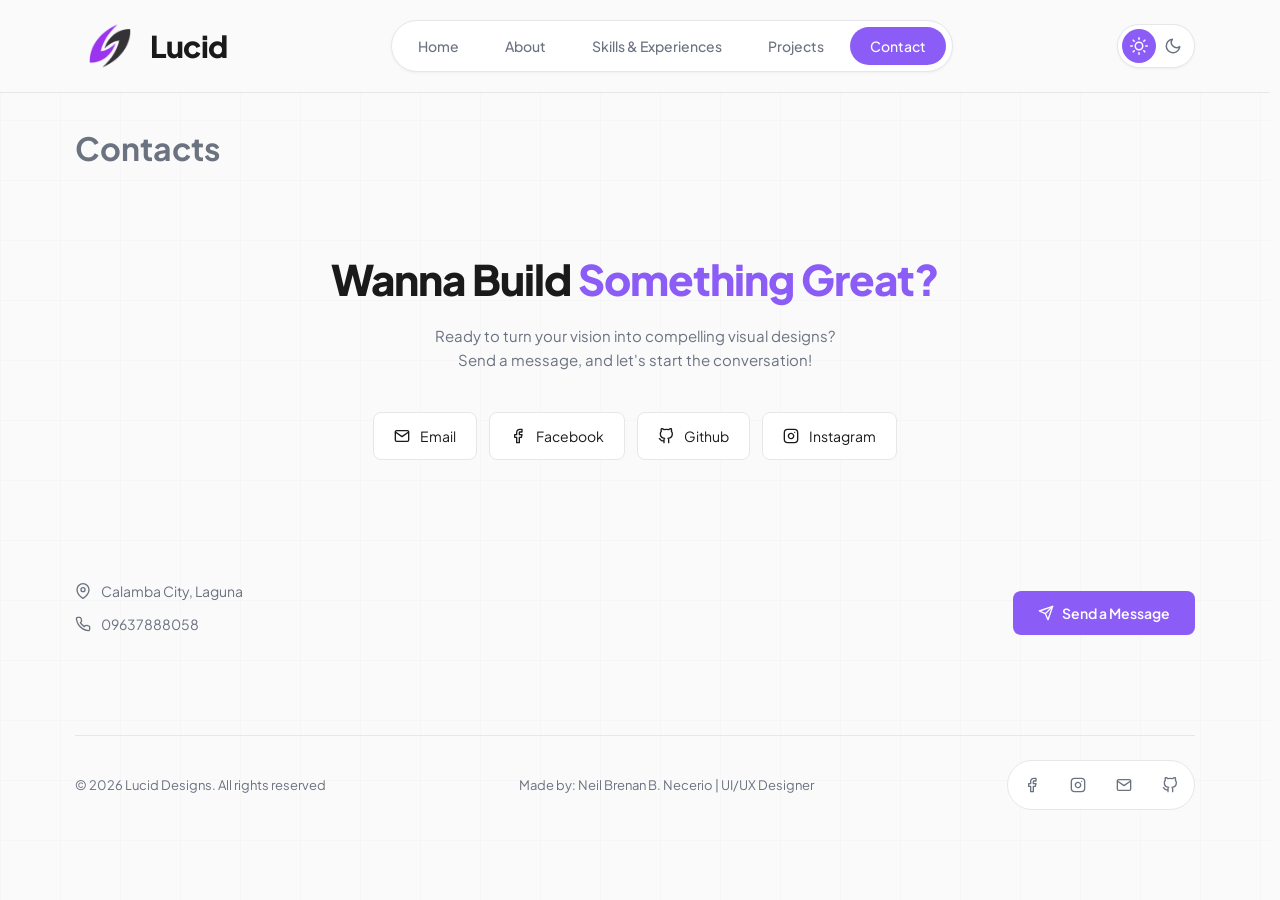
<file: contact.html>
<!DOCTYPE html>
<html lang="en">
<head>
<meta charset="UTF-8" />
<meta name="viewport" content="width=device-width, initial-scale=1.0" />
<title>Contact</title>
<link rel="icon" type="image/png" href="assets/LD_Logo-Icon.png">
<link href="https://fonts.googleapis.com/css2?family=Plus+Jakarta+Sans:wght@400;500;600;700;800&display=swap" rel="stylesheet">
<link rel="stylesheet" href="css/style.css" />
</head>
<body>

<nav class="navbar">
  <div class="container nav-inner">
    <a href="index.html" class="logo">
      <img src="assets/LD_Logo-Icon.png" alt="Lucid Logo" class="logo-icon" />
      Lucid
    </a>
    <div class="nav-links">
      <a href="index.html">Home</a>
      <a href="about.html">About</a>
      <a href="skills.html">Skills &amp; Experiences</a>
      <a href="projects.html">Projects</a>
      <a href="contact.html" class="active">Contact</a>
    </div>
    <div class="theme-toggle">
      <button id="theme-light" title="Light mode">
        <svg width="18" height="18" viewBox="0 0 24 24" fill="none" stroke="currentColor" stroke-width="2" stroke-linecap="round" stroke-linejoin="round"><circle cx="12" cy="12" r="5"></circle><line x1="12" y1="1" x2="12" y2="3"></line><line x1="12" y1="21" x2="12" y2="23"></line><line x1="4.22" y1="4.22" x2="5.64" y2="5.64"></line><line x1="18.36" y1="18.36" x2="19.78" y2="19.78"></line><line x1="1" y1="12" x2="3" y2="12"></line><line x1="21" y1="12" x2="23" y2="12"></line><line x1="4.22" y1="19.78" x2="5.64" y2="18.36"></line><line x1="18.36" y1="5.64" x2="19.78" y2="4.22"></line></svg>
      </button>
      <button id="theme-dark" title="Dark mode">
        <svg width="18" height="18" viewBox="0 0 24 24" fill="none" stroke="currentColor" stroke-width="2" stroke-linecap="round" stroke-linejoin="round"><path d="M21 12.79A9 9 0 1 1 11.21 3 7 7 0 0 0 21 12.79z"></path></svg>
      </button>
    </div>
  </div>
</nav>

<main class="container">
  <h1 class="page-title">Contacts</h1>

  <section class="contact-hero">
    <h2>Wanna Build <span>Something Great?</span></h2>
    <p>Ready to turn your vision into compelling visual designs?<br />Send a message, and let's start the conversation!</p>

    <div class="contact-pills">
      <a href="mailto:neilnecerio4@gmail.com" class="contact-pill">
        <svg width="16" height="16" viewBox="0 0 24 24" fill="none" stroke="currentColor" stroke-width="2" stroke-linecap="round" stroke-linejoin="round"><path d="M4 4h16c1.1 0 2 .9 2 2v12c0 1.1-.9 2-2 2H4c-1.1 0-2-.9-2-2V6c0-1.1.9-2 2-2z"></path><polyline points="22,6 12,13 2,6"></polyline></svg>
        Email
      </a>
      <a href="https://www.facebook.com/share/1C3nCKjHxo/" target="_blank" class="contact-pill">
        <svg width="16" height="16" viewBox="0 0 24 24" fill="none" stroke="currentColor" stroke-width="2" stroke-linecap="round" stroke-linejoin="round"><path d="M18 2h-3a5 5 0 0 0-5 5v3H7v4h3v8h4v-8h3l1-4h-4V7a1 1 0 0 1 1-1h3z"></path></svg>
        Facebook
      </a>
      <a href="https://github.com/Lucid404" target="_blank" class="contact-pill">
        <svg width="16" height="16" viewBox="0 0 24 24" fill="none" stroke="currentColor" stroke-width="2" stroke-linecap="round" stroke-linejoin="round"><path d="M9 19c-5 1.5-5-2.5-7-3m14 6v-3.87a3.37 3.37 0 0 0-.94-2.61c3.14-.35 6.44-1.54 6.44-7A5.44 5.44 0 0 0 20 4.77 5.07 5.07 0 0 0 19.91 1S18.73.65 16 2.48a13.38 13.38 0 0 0-7 0C6.27.65 5.09 1 5.09 1A5.07 5.07 0 0 0 5 4.77a5.44 5.44 0 0 0-1.5 3.78c0 5.42 3.3 6.61 6.44 7A3.37 3.37 0 0 0 9 18.13V22"></path></svg>
        Github
      </a>
      
      <!-- INSTAGRAM -->
      <a href="https://www.instagram.com/eyesoneiru?mdxt=ZXMxeHZpdWVmeDAx" target="_blank" class="contact-pill">
        <svg width="16" height="16" viewBox="0 0 24 24" fill="none" stroke="currentColor" stroke-width="2" stroke-linecap="round" stroke-linejoin="round"><rect x="2" y="2" width="20" height="20" rx="5" ry="5"></rect><path d="M16 11.37A4 4 0 1 1 12.63 8 4 4 0 0 1 16 11.37z"></path><line x1="17.5" y1="6.5" x2="17.51" y2="6.5"></line></svg>
        Instagram
      </a>
    </div>
  </section>

  <div class="contact-footer">
    <div class="info">
      <div>
        <svg width="16" height="16" viewBox="0 0 24 24" fill="none" stroke="currentColor" stroke-width="2" stroke-linecap="round" stroke-linejoin="round"><path d="M21 10c0 7-9 13-9 13s-9-6-9-13a9 9 0 0 1 18 0z"></path><circle cx="12" cy="10" r="3"></circle></svg>
        Calamba City, Laguna
      </div>
      <div>
        <svg width="16" height="16" viewBox="0 0 24 24" fill="none" stroke="currentColor" stroke-width="2" stroke-linecap="round" stroke-linejoin="round"><path d="M22 16.92v3a2 2 0 0 1-2.18 2 19.79 19.79 0 0 1-8.63-3.07 19.5 19.5 0 0 1-6-6 19.79 19.79 0 0 1-3.07-8.67A2 2 0 0 1 4.11 2h3a2 2 0 0 1 2 1.72 12.84 12.84 0 0 0 .7 2.81 2 2 0 0 1-.45 2.11L8.09 9.91a16 16 0 0 0 6 6l1.27-1.27a2 2 0 0 1 2.11-.45 12.84 12.84 0 0 0 2.81.7A2 2 0 0 1 22 16.92z"></path></svg>
        09637888058
      </div>
    </div>
    <button class="btn btn-primary" onclick="openModal('contact-modal')">
      <svg width="16" height="16" viewBox="0 0 24 24" fill="none" stroke="currentColor" stroke-width="2" stroke-linecap="round" stroke-linejoin="round"><line x1="22" y1="2" x2="11" y2="13"></line><polygon points="22 2 15 22 11 13 2 9 22 2"></polygon></svg>
      Send a Message
    </button>
  </div>

  <!-- FOOTER -->
  <footer class="footer">
    <div>© 2026 Lucid Designs. All rights reserved</div>
    <div>Made by: Neil Brenan B. Necerio | UI/UX Designer</div>
    <div class="pills">
      <a href="https://www.facebook.com/share/1C3nCKjHxo/" title="Facebook">
        <svg width="16" height="16" viewBox="0 0 24 24" fill="none" stroke="currentColor" stroke-width="2" stroke-linecap="round" stroke-linejoin="round"><path d="M18 2h-3a5 5 0 0 0-5 5v3H7v4h3v8h4v-8h3l1-4h-4V7a1 1 0 0 1 1-1h3z"></path></svg>
      </a>
      
      <!-- INSTAGRAM ICON -->
      <a href="https://www.instagram.com/eyesoneiru?mdxt=ZXMxeHZpdWVmeDAx" target="_blank" title="Instagram">
        <svg width="16" height="16" viewBox="0 0 24 24" fill="none" stroke="currentColor" stroke-width="2" stroke-linecap="round" stroke-linejoin="round"><rect x="2" y="2" width="20" height="20" rx="5" ry="5"></rect><path d="M16 11.37A4 4 0 1 1 12.63 8 4 4 0 0 1 16 11.37z"></path><line x1="17.5" y1="6.5" x2="17.51" y2="6.5"></line></svg>
      </a>
      
      <a href="mailto:neilnecerio4@gmail.com" title="Email">
        <svg width="16" height="16" viewBox="0 0 24 24" fill="none" stroke="currentColor" stroke-width="2" stroke-linecap="round" stroke-linejoin="round"><path d="M4 4h16c1.1 0 2 .9 2 2v12c0 1.1-.9 2-2 2H4c-1.1 0-2-.9-2-2V6c0-1.1.9-2 2-2z"></path><polyline points="22,6 12,13 2,6"></polyline></svg>
      </a>
      <a href="https://github.com/Lucid404" title="GitHub">
        <svg width="16" height="16" viewBox="0 0 24 24" fill="none" stroke="currentColor" stroke-width="2" stroke-linecap="round" stroke-linejoin="round"><path d="M9 19c-5 1.5-5-2.5-7-3m14 6v-3.87a3.37 3.37 0 0 0-.94-2.61c3.14-.35 6.44-1.54 6.44-7A5.44 5.44 0 0 0 20 4.77 5.07 5.07 0 0 0 19.91 1S18.73.65 16 2.48a13.38 13.38 0 0 0-7 0C6.27.65 5.09 1 5.09 1A5.07 5.07 0 0 0 5 4.77a5.44 5.44 0 0 0-1.5 3.78c0 5.42 3.3 6.61 6.44 7A3.37 3.37 0 0 0 9 18.13V22"></path></svg>
      </a>
    </div>
  </footer>
</main>

<!-- CONTACT FORM MODAL -->
<div class="modal-backdrop form-modal" id="contact-modal">
  <div class="modal">
    <button class="modal-close" onclick="closeModal('contact-modal')">
      <svg width="18" height="18" viewBox="0 0 24 24" fill="none" stroke="currentColor" stroke-width="2" stroke-linecap="round" stroke-linejoin="round"><line x1="18" y1="6" x2="6" y2="18"></line><line x1="6" y1="6" x2="18" y2="18"></line></svg>
    </button>
    <h3>
      <svg width="18" height="18" viewBox="0 0 24 24" fill="none" stroke="currentColor" stroke-width="2" stroke-linecap="round" stroke-linejoin="round"><line x1="22" y1="2" x2="11" y2="13"></line><polygon points="22 2 15 22 11 13 2 9 22 2"></polygon></svg>
      Send a Message
    </h3>
    
    <!-- UPDATED FORM TAG -->
    <form id="contact-form" action="https://api.web3forms.com/submit" method="POST">
      
      <!-- ⚠️ PASTE YOUR WEB3FORMS ACCESS KEY HERE -->
      <input type="hidden" name="access_key" value="ca84817c-d27a-43d7-908f-07926ec70c50">

      <div class="form-row">
        <div class="form-group">
          <label>First Name</label>
          <input type="text" name="first_name" placeholder="First Name" required />
        </div>
        <div class="form-group">
          <label>Last Name</label>
          <input type="text" name="last_name" placeholder="Last Name" required />
        </div>
      </div>
      <div class="form-group">
        <label>Email Address</label>
        <input type="email" name="email" placeholder="Email@address.com" required />
      </div>
      <div class="form-group">
        <label>Message</label>
        <textarea name="message" placeholder="Message me..." required></textarea>
      </div>
      <button type="submit" class="btn btn-primary form-submit">
        <svg width="16" height="16" viewBox="0 0 24 24" fill="none" stroke="currentColor" stroke-width="2" stroke-linecap="round" stroke-linejoin="round"><line x1="22" y1="2" x2="11" y2="13"></line><polygon points="22 2 15 22 11 13 2 9 22 2"></polygon></svg>
        Send
      </button>
    </form>
  </div>
</div>

<script src="js/script.js"></script>
</body>
</html>
</file>
<file: css/style.css>
/* ==============================
   LUCID PORTFOLIO — GLOBAL STYLES
   ============================== */

:root {
  --purple: #8b5cf6;
  --purple-dark: #7c3aed;
  --purple-light: #ede9fe;
  --bg: #fafafa;
  --bg-alt: #ffffff;
  --text: #1a1a1a;
  --text-muted: #6b7280;
  --border: #e5e7eb;
  --placeholder: #d1d5db;
  --stripe: rgba(0, 0, 0, 0.015); 

  --radius-sm: 8px;
  --radius-md: 12px;
  --radius-lg: 20px;
  --radius-full: 999px;

  --shadow-sm: 0 1px 3px rgba(0, 0, 0, 0.05);
  --shadow-md: 0 4px 12px rgba(0, 0, 0, 0.08);
  --shadow-lg: 0 20px 40px rgba(0, 0, 0, 0.15);

  --transition: 0.25s ease;
}

body.dark {
  --bg: #0f0f0f;
  --bg-alt: #1a1a1a;
  --text: #f5f5f5;
  --text-muted: #9ca3af;
  --border: #2a2a2a;
  --placeholder: #2a2a2a;
  --stripe: rgba(255, 255, 255, 0.02);
  --purple-light: #2a1f4a;
}

* {
  margin: 0;
  padding: 0;
  box-sizing: border-box;
}

/* FIX: Always reserve space for the scrollbar so the page doesn't shift between pages */
html {
  scroll-behavior: smooth;
  overflow-y: scroll;
  scrollbar-gutter: stable;
}

body {
  font-family: 'Plus Jakarta Sans', -apple-system, BlinkMacSystemFont, sans-serif;
  background-color: var(--bg);
  color: var(--text);
  line-height: 1.6;
  transition: background-color var(--transition), color var(--transition);
  
  background-image:
    linear-gradient(to right, var(--stripe) 1px, transparent 1px),
    linear-gradient(to bottom, var(--stripe) 1px, transparent 1px);
  background-size: 60px 60px;
}

/* ==============================
   CUSTOM SCROLLBAR
   ============================== */
/* Firefox */
html {
  scrollbar-width: thin;
  scrollbar-color: var(--purple) transparent;
}

/* Webkit (Chrome, Safari, Edge) */
::-webkit-scrollbar {
  width: 10px;
  height: 10px;
}

::-webkit-scrollbar-track {
  background: transparent;
}

::-webkit-scrollbar-thumb {
  background: var(--purple);
  border-radius: var(--radius-full);
  border: 3px solid var(--bg);
  transition: background var(--transition);
}

::-webkit-scrollbar-thumb:hover {
  background: var(--purple-dark);
}

::-webkit-scrollbar-corner {
  background: transparent;
}

a { color: inherit; text-decoration: none; }
button { font-family: inherit; cursor: pointer; border: none; background: none; color: inherit; }
img { max-width: 100%; display: block; }

.container {
  max-width: 1200px;
  margin: 0 auto;
  padding: 0 40px;
}

svg {
  display: inline-block;
  vertical-align: middle;
  flex-shrink: 0;
}

/* ==============================
   NAVBAR
   ============================== */
.navbar {
  position: sticky;
  top: 0;
  z-index: 100;
  background: var(--bg);
  padding: 20px 0;
  border-bottom: 1px solid var(--border);
}

.nav-inner {
  display: flex;
  align-items: center;
  justify-content: space-between;
  gap: 24px;
}

.logo {
  display: flex;
  align-items: center;
  gap: 5px;
  font-weight: 800;
  font-size: 30px;
  letter-spacing: -0.5px;
}

.logo-icon {
  width: 70px;
  height: 48px;
  border-radius: 100%;
  object-fit: cover;
}

.nav-links {
  display: flex;
  gap: 6px;
  background: var(--bg-alt);
  border: 1px solid var(--border);
  border-radius: var(--radius-full);
  padding: 6px;
  box-shadow: var(--shadow-sm);
}

.nav-links a {
  padding: 8px 20px;
  border-radius: var(--radius-full);
  font-size: 14px;
  font-weight: 500;
  color: var(--text-muted);
  transition: all var(--transition);
}

.nav-links a:hover { color: var(--text); }

.nav-links a.active {
  background: var(--purple);
  color: white;
}

.theme-toggle {
  display: flex;
  background: var(--bg-alt);
  border: 1px solid var(--border);
  border-radius: var(--radius-full);
  padding: 4px;
  box-shadow: var(--shadow-sm);
}

.theme-toggle button {
  width: 34px;
  height: 34px;
  border-radius: 50%;
  display: grid;
  place-items: center;
  color: var(--text-muted);
  transition: all var(--transition);
}

.theme-toggle button.active {
  background: var(--purple);
  color: white;
}

/* ==============================
   BUTTONS
   ============================== */
.btn {
  padding: 12px 24px;
  border-radius: var(--radius-sm);
  font-size: 14px;
  font-weight: 600;
  transition: all var(--transition);
  display: inline-flex;
  align-items: center;
  justify-content: center;
  gap: 8px;
  border: 1px solid transparent;
  white-space: nowrap;
}

.btn-primary {
  background: var(--purple);
  color: white;
}
.btn-primary:hover { background: var(--purple-dark); transform: translateY(-1px); }

.btn-outline {
  background: var(--bg-alt);
  border-color: var(--border);
  color: var(--text);
}
.btn-outline:hover { border-color: var(--purple); color: var(--purple); }

.btn-dark {
  background: var(--text);
  color: var(--bg);
}
.btn-dark:hover { opacity: 0.9; transform: translateY(-1px); }

/* ==============================
   HOME — HERO
   ============================== */
.hero {
  display: grid;
  grid-template-columns: 1fr 1.4fr;
  gap: 60px;
  padding: 60px 0;
  align-items: start;
}

.hero-left {
  display: flex;
  flex-direction: column;
  width: 100%;
}

.profile-img {
  aspect-ratio: 1;
  background: var(--placeholder);
  border-radius: var(--radius-md);
  width: 100%;
  max-width: 280px;
  object-fit: cover;
  display: block;
}

.download-counter-wrapper {
  margin-top: 20px;
  width: 100%;
}

.downloads {
  font-size: 12px;
  color: var(--purple);
  font-weight: 600;
  margin-bottom: 10px;
}

.hero-cta {
  display: grid;
  grid-template-columns: 1fr 1fr;
  gap: 10px;
  width: 100%;
}

.hero-cta .btn {
  width: 100%;
}

.hero-right {
  display: flex;
  flex-direction: column;
}

.hero-right h1 {
  font-size: 80px;
  line-height: 0.9;
  letter-spacing: -3px;
  font-weight: 800;
  text-align: right;
}

.hero-right h1 .first-name {
  font-size: 1.15em;
}

.hero-right h1 .last-name {
  font-size: 0.7em;
}

.hero-right .subtitle {
  font-size: 16px;
  color: var(--text-muted);
  margin-top: 8px;
  text-align: right;
}

.hero-right .bio {
  margin-top: 24px;
  color: var(--text-muted);
  font-size: 15px;
  max-width: 600px;
  margin-left: auto;
  text-align: justify;
  text-align-last: right;
}

.hero-right .quote {
  margin-top: 20px;
  font-style: italic;
  color: var(--text-muted);
  text-align: right;
  font-size: 14px;
}

/* ==============================
   SECTION HEADER
   ============================== */
.section-header {
  display: flex;
  justify-content: space-between;
  align-items: center;
  padding: 30px 0 20px;
  border-top: 1px solid var(--border);
  margin-top: 40px;
}

.section-header h2 {
  font-size: 20px;
  font-weight: 700;
}

.section-header a {
  font-size: 14px;
  color: var(--text-muted);
  display: inline-flex;
  align-items: center;
  gap: 6px;
}
.section-header a:hover { color: var(--purple); }

/* ==============================
   PROJECT GRID
   ============================== */
.grid-3 {
  display: grid;
  grid-template-columns: repeat(3, 1fr);
  gap: 20px;
}

.project-card {
  background: var(--bg-alt);
  border: 1px solid var(--border);
  border-radius: var(--radius-md);
  overflow: hidden;
  cursor: pointer;
  transition: all var(--transition);
}

.project-card:hover {
  transform: translateY(-4px);
  box-shadow: var(--shadow-md);
  border-color: var(--purple);
}

.project-card .thumb {
  aspect-ratio: 4/3;
  background: var(--placeholder);
  width: 100%;
}

.project-card .card-body {
  padding: 12px 14px;
}

.project-card h3 {
  font-size: 14px;
  font-weight: 600;
}

/* ==============================
   ABOUT PAGE & SKILLS PAGE (Shared Layout)
   ============================== */
.page-title {
  font-size: 32px;
  font-weight: 700;
  padding: 30px 0 10px;
  color: var(--text-muted);
}

.about-hero {
  display: grid;
  grid-template-columns: 1fr 1.4fr;
  grid-template-areas:
    "text picture"
    "text contact";
  gap: 24px 60px;
  padding: 40px 0;
  align-items: start;
}

.about-hero-text { grid-area: text; }
.about-hero-picture { grid-area: picture; }
.about-hero-contact { grid-area: contact; }

.about-hero-text h2 {
  font-size: 36px;
  font-weight: 800;
  letter-spacing: -1px;
}

.about-hero-text .role {
  color: var(--text-muted);
  margin-top: 4px;
  font-size: 14px;
}

.about-hero-text p {
  margin-top: 16px;
  color: var(--text-muted);
  font-size: 15px;
}

.about-hero-picture .placeholder-img {
  width: 100%;
  max-width: 280px;
  aspect-ratio: 1;
  background: var(--placeholder);
  border-radius: var(--radius-md);
  margin-left: auto;
  object-fit: cover;
  display: block;
  cursor: zoom-in;
}

.about-hero-contact .contact-quick {
  max-width: 280px;
  margin-left: auto;
}

.social-pills {
  display: flex;
  gap: 8px;
  margin-top: 20px;
}

.social-pill {
  width: 40px;
  height: 40px;
  background: var(--placeholder);
  border-radius: var(--radius-sm);
  display: grid;
  place-items: center;
  color: var(--text-muted);
  transition: all var(--transition);
}
.social-pill:hover { background: var(--purple); color: white; }

.contact-quick {
  display: flex;
  flex-direction: column;
  gap: 8px;
  margin-top: 0;
  font-size: 14px;
  color: var(--text-muted);
}
.contact-quick div { display: flex; align-items: center; gap: 10px; }

.info-section {
  padding: 40px 0;
  border-top: 1px solid var(--border);
}

.info-section h3 {
  font-size: 13px;
  color: var(--text-muted);
  font-weight: 500;
  margin-bottom: 20px;
}

.bio-split {
  display: grid;
  grid-template-columns: 200px 1fr;
  gap: 40px;
  align-items: start;
}

.bio-split .placeholder-img {
  aspect-ratio: 1;
  background: var(--placeholder);
  border-radius: var(--radius-md);
  width: 100%;
  object-fit: cover;
  display: block;
  cursor: zoom-in;
}

/* --- Biography paragraph: justified on desktop --- */
.bio-split p {
  text-align: justify;
}

/* Shared Grid for Education, Experience, and Accomplishments */
.edu-grid {
  display: grid;
  grid-template-columns: repeat(3, 1fr);
  gap: 20px;
}

/* NEW: Centered Grid for single items */
.edu-grid-center {
  display: flex;
  justify-content: center;
}

.edu-grid-center .edu-card {
  width: 100%;
  max-width: 380px; /* Constrains the width so it matches a 1/3 column */
}

.edu-card {
  background: var(--bg-alt);
  border: 1px solid var(--border);
  border-radius: var(--radius-md);
  padding: 20px;
}

.edu-card .placeholder-img {
  width: 100%; /* ADDED: Forces image to fill the card width */
  aspect-ratio: 4/3;
  object-fit: cover; /* ADDED: Ensures the image doesn't stretch weirdly */
  background: var(--placeholder);
  border-radius: var(--radius-sm);
  margin-bottom: 16px;
  cursor: zoom-in; /* ADDED: Shows zoom icon on hover */
}

.edu-card h4 { font-size: 14px; font-weight: 700; }
.edu-card .school { font-size: 12px; color: var(--text-muted); margin: 4px 0; }
.edu-card .year { font-size: 12px; color: var(--purple); font-weight: 600; }

.tags {
  display: flex;
  flex-wrap: wrap;
  gap: 10px;
  justify-content: center; 
}

.tag {
  border: 1px solid var(--border);
  background: var(--bg-alt);
  border-radius: var(--radius-full);
  padding: 8px 18px;
  font-size: 13px;
  font-weight: 500;
  transition: all var(--transition);
}
.tag:hover { border-color: var(--purple); color: var(--purple); }

.scroll-top {
  display: flex;
  justify-content: center;
  padding: 40px 0;
}

.scroll-top button {
  width: 48px;
  height: 48px;
  border-radius: var(--radius-sm);
  background: var(--text);
  color: var(--bg);
  display: grid;
  place-items: center;
  transition: all var(--transition);
}
.scroll-top button:hover { transform: translateY(-3px); }

/* ==============================
   SKILLS PAGE (Specific)
   ============================== */
.skills-grid {
  display: flex;
  flex-wrap: wrap;
  justify-content: center; /* This centers any leftover items on the last row */
  gap: 16px; 
}

.skill-block {
  background: var(--bg-alt);
  border: 1px solid var(--border);
  border-radius: var(--radius-md);
  padding: 16px; 
  /* Calculates exactly 1/3 of the width minus the gaps to ensure 3 per row */
  flex: 0 0 calc((100% - 32px) / 3); 
}

.skill-head {
  display: flex;
  justify-content: space-between;
  font-size: 13px; 
  font-weight: 600;
  margin-bottom: 10px; 
  gap: 8px;
  line-height: 1.2;
}

.skill-bar {
  background: var(--border);
  height: 8px; 
  border-radius: var(--radius-full);
  overflow: hidden;
}

.skill-fill {
  height: 100%;
  background: var(--purple);
  border-radius: var(--radius-full);
  transition: width 1s ease;
}

.responsibilities ul {
  list-style: disc;
  padding-left: 20px;
  color: var(--text-muted);
  font-size: 14px;
}
.responsibilities li { margin-bottom: 6px; }

/* ==============================
   PROJECTS PAGE
   ============================== */
.projects-toolbar {
  display: flex;
  gap: 12px;
  margin-bottom: 16px;
  align-items: center;
}

.search-bar {
  flex: 1;
  position: relative;
}

.search-bar input {
  width: 100%;
  padding: 12px 16px 12px 44px;
  border: 1px solid var(--border);
  border-radius: var(--radius-sm);
  background: var(--bg-alt);
  color: var(--text);
  font-size: 14px;
  font-family: inherit;
  outline: none;
  transition: border-color var(--transition);
}
.search-bar input:focus { border-color: var(--purple); }

.search-bar svg {
  position: absolute;
  left: 14px;
  top: 50%;
  transform: translateY(-50%);
  color: var(--text-muted);
}

/* --- CATEGORY FILTERS --- */
.category-filters {
  display: flex;
  flex-wrap: wrap;
  gap: 8px;
  margin-bottom: 24px;
}

.category-btn {
  padding: 8px 16px;
  border: 1px solid var(--border);
  background: var(--bg-alt);
  border-radius: var(--radius-full);
  font-size: 13px;
  font-weight: 500;
  color: var(--text-muted);
  transition: all var(--transition);
  white-space: nowrap;
}

.category-btn:hover {
  border-color: var(--purple);
  color: var(--purple);
}

.category-btn.active {
  background: var(--purple);
  border-color: var(--purple);
  color: white;
}

/* --- FILTER DROPDOWN --- */
.filter-dropdown {
  position: relative;
}

.filter-btn {
  padding: 12px 20px;
  background: var(--bg-alt);
  border: 1px solid var(--border);
  border-radius: var(--radius-sm);
  font-size: 14px;
  font-weight: 500;
  display: inline-flex;
  align-items: center;
  gap: 8px;
  white-space: nowrap;
  transition: all var(--transition);
}

.filter-btn:hover { border-color: var(--purple); }

.filter-btn .chevron {
  transition: transform var(--transition);
}

.filter-dropdown.open .filter-btn .chevron {
  transform: rotate(180deg);
}

.filter-menu {
  position: absolute;
  top: calc(100% + 8px);
  right: 0;
  min-width: 200px;
  background: var(--bg-alt);
  border: 1px solid var(--border);
  border-radius: var(--radius-sm);
  box-shadow: var(--shadow-md);
  padding: 6px;
  z-index: 50;
  opacity: 0;
  visibility: hidden;
  transform: translateY(-6px);
  transition: all 0.2s ease;
}

.filter-dropdown.open .filter-menu {
  opacity: 1;
  visibility: visible;
  transform: translateY(0);
}

.filter-menu .filter-group-title {
  font-size: 10px;
  font-weight: 700;
  color: var(--text-muted);
  text-transform: uppercase;
  letter-spacing: 0.5px;
  padding: 8px 12px 4px;
}

.filter-menu button {
  display: block;
  width: 100%;
  text-align: left;
  padding: 8px 12px;
  font-size: 13px;
  border-radius: 6px;
  color: var(--text);
  transition: all var(--transition);
  font-weight: 500;
}

.filter-menu button:hover {
  background: var(--placeholder);
}

.filter-menu button.active {
  background: var(--purple);
  color: white;
}

.filter-menu .reset-option {
  border-top: 1px solid var(--border);
  margin-top: 6px;
  padding-top: 10px;
  color: var(--text-muted);
  font-weight: 500;
}

/* ==============================
   CONTACT PAGE
   ============================== */
.contact-hero {
  text-align: center;
  padding: 60px 0 40px;
}

.contact-hero h2 {
  font-size: 42px;
  font-weight: 800;
  letter-spacing: -1px;
}
.contact-hero h2 span { color: var(--purple); }

.contact-hero p {
  color: var(--text-muted);
  margin-top: 12px;
  font-size: 15px;
}

.contact-pills {
  display: flex;
  flex-wrap: wrap;
  gap: 12px;
  justify-content: center;
  margin-top: 40px;
}

.contact-pill {
  display: inline-flex;
  align-items: center;
  gap: 10px;
  padding: 12px 20px;
  border: 1px solid var(--border);
  background: var(--bg-alt);
  border-radius: var(--radius-sm);
  font-size: 14px;
  transition: all var(--transition);
}
.contact-pill:hover { border-color: var(--purple); color: var(--purple); }

.contact-footer {
  display: flex;
  justify-content: space-between;
  align-items: flex-end;
  padding: 80px 0 40px;
  flex-wrap: wrap;
  gap: 20px;
}

.contact-footer .info { display: flex; flex-direction: column; gap: 10px; font-size: 14px; color: var(--text-muted); }
.contact-footer .info div { display: flex; align-items: center; gap: 10px; }

/* ==============================
   MODALS
   ============================== */
.modal-backdrop {
  position: fixed;
  inset: 0;
  background: rgba(0, 0, 0, 0.5);
  backdrop-filter: blur(6px);
  display: none;
  align-items: center;
  justify-content: center;
  z-index: 1000;
  padding: 20px;
  opacity: 0;
  transition: opacity var(--transition);
}

.modal-backdrop.open {
  display: flex;
  opacity: 1;
}

.modal {
  background: var(--bg-alt);
  border-radius: var(--radius-lg);
  padding: 24px;
  max-width: 720px;
  width: 100%;
  position: relative;
  max-height: 90vh;
  overflow-y: auto;
  transform: scale(0.95);
  transition: transform var(--transition);
}

.modal-backdrop.open .modal { transform: scale(1); }

.modal-close {
  position: absolute;
  top: 16px;
  right: 16px;
  width: 36px;
  height: 36px;
  border-radius: var(--radius-sm);
  border: 1px solid var(--border);
  background: var(--bg-alt);
  display: grid;
  place-items: center;
  z-index: 1;
}
.modal-close:hover { background: var(--placeholder); }

.modal-project-img {
  aspect-ratio: 16/10;
  background: var(--placeholder);
  border-radius: var(--radius-md);
  margin-bottom: 20px;
}

.modal-project-head {
  display: flex;
  justify-content: space-between;
  align-items: baseline;
  margin-bottom: 8px;
}

.modal-project-head h3 { font-size: 22px; font-weight: 700; }
.modal-project-head .year { color: var(--text-muted); font-size: 16px; }

/* --- MODAL CATEGORY BADGE --- */
.modal-project-category {
  display: inline-block;
  padding: 4px 12px;
  background: var(--purple-light);
  color: var(--purple);
  font-size: 11px;
  font-weight: 700;
  border-radius: var(--radius-full);
  text-transform: uppercase;
  letter-spacing: 0.6px;
  margin-bottom: 14px;
}

.modal-project-body p {
  color: var(--text-muted);
  font-size: 14px;
  margin-bottom: 20px;
}

.modal-project-actions {
  display: flex;
  justify-content: flex-end;
  align-items: center;
  gap: 16px;
}

.likes {
  text-align: right;
  font-size: 12px;
  color: var(--purple);
  font-weight: 600;
}

.like-btn {
  width: 48px;
  height: 48px;
  background: var(--purple);
  color: white;
  border-radius: 50%;
  display: grid;
  place-items: center;
  transition: transform var(--transition);
}
.like-btn:hover { transform: scale(1.08); }
.like-btn.liked { background: #ef4444; }

.download-btn-round {
  width: 48px;
  height: 48px;
  background: var(--text);
  color: var(--bg);
  border-radius: 50%;
  display: grid;
  place-items: center;
}

/* ==============================
   IMAGE LIGHTBOX
   ============================== */
.image-lightbox {
  position: fixed;
  inset: 0;
  background: rgba(0, 0, 0, 0.85);
  backdrop-filter: blur(5px);
  display: none;
  align-items: center;
  justify-content: center;
  z-index: 2000;
  padding: 40px;
  opacity: 0;
  transition: opacity var(--transition);
}

.image-lightbox.open {
  display: flex;
  opacity: 1;
}

.image-lightbox img {
  max-width: 90vw;
  max-height: 85vh;
  border-radius: var(--radius-md);
  box-shadow: 0 10px 30px rgba(0, 0, 0, 0.5);
  object-fit: contain;
  transform: scale(0.95);
  transition: transform var(--transition);
}

.image-lightbox.open img {
  transform: scale(1);
}

.lightbox-close {
  position: absolute;
  top: 30px;
  right: 40px;
  background: rgba(255, 255, 255, 0.1);
  border: 1px solid rgba(255, 255, 255, 0.2);
  color: white;
  width: 48px;
  height: 48px;
  border-radius: 50%;
  display: grid;
  place-items: center;
  cursor: pointer;
  transition: background var(--transition);
  z-index: 2001;
}

.lightbox-close:hover {
  background: rgba(255, 255, 255, 0.3);
}

/* ==============================
   FORM
   ============================== */
.form-modal .modal { max-width: 500px; }

.form-modal h3 {
  text-align: center;
  font-size: 18px;
  font-weight: 700;
  margin-bottom: 24px;
  display: flex;
  align-items: center;
  justify-content: center;
  gap: 10px;
}

.form-row {
  display: grid;
  grid-template-columns: 1fr 1fr;
  gap: 14px;
}

.form-group {
  margin-bottom: 14px;
}

.form-group label {
  display: block;
  font-size: 13px;
  color: var(--text-muted);
  margin-bottom: 6px;
}

.form-group input,
.form-group textarea {
  width: 100%;
  padding: 12px 14px;
  border: 1px solid var(--border);
  border-radius: var(--radius-sm);
  background: var(--bg);
  color: var(--text);
  font-family: inherit;
  font-size: 14px;
  outline: none;
  transition: border-color var(--transition);
}

.form-group input:focus,
.form-group textarea:focus { border-color: var(--purple); }

.form-group textarea {
  resize: vertical;
  min-height: 100px;
}

.form-submit {
  width: 100%;
  margin-top: 8px;
}

/* ==============================
   FOOTER
   ============================== */
.footer {
  border-top: 1px solid var(--border);
  padding: 24px 0;
  margin-top: 60px;
  display: flex;
  justify-content: space-between;
  align-items: center;
  gap: 16px;
  flex-wrap: wrap;
  font-size: 13px;
  color: var(--text-muted);
}

.footer .pills {
  display: flex;
  gap: 10px;
  background: var(--bg-alt);
  border: 1px solid var(--border);
  border-radius: var(--radius-full);
  padding: 6px;
}

.footer .pills a {
  width: 36px;
  height: 36px;
  display: grid;
  place-items: center;
  border-radius: 50%;
  color: var(--text-muted);
  transition: all var(--transition);
}
.footer .pills a:hover { background: var(--purple); color: white; }

/* ==============================
   RESPONSIVE
   ============================== */
@media (max-width: 900px) {
  .container { padding: 0 20px; }

  .hero,
  .about-hero,
  .bio-split {
    grid-template-columns: 1fr;
    gap: 30px;
  }

  .about-hero {
    grid-template-columns: 1fr;
    grid-template-areas:
      "picture"
      "text"
      "contact";
    gap: 24px;
  }

  .about-hero-picture .placeholder-img {
    margin: 0 auto;
  }

  .about-hero-contact .contact-quick {
    margin: 0 auto;
    text-align: center;
  }

  .about-hero-contact .contact-quick div {
    justify-content: center;
  }

  .profile-img {
    margin: 0 auto;
  }

  .hero-right h1 { 
    font-size: 48px; 
    letter-spacing: -1px; 
    line-height: 0.95; 
    text-align: center;
  }
  
  .hero-right h1 .first-name,
  .hero-right h1 .last-name { 
    font-size: 1em;
  }
  
  .hero-right .subtitle { text-align: center; }
  
  .hero-right .bio { 
    max-width: 100%; 
    margin-left: 0; 
    text-align: center;
    text-align-last: auto;
  }
  
  .hero-right .quote { text-align: center; }
  
  .hero-cta { grid-template-columns: 1fr; }

  .grid-3,
  .edu-grid {
    grid-template-columns: repeat(2, 1fr);
  }

  /* Center the last odd item on tablet */
  .edu-grid .edu-card:last-child:nth-child(odd) {
    grid-column: 1 / -1;
    justify-self: center;
    width: calc(50% - 10px);
  }

  /* --- SKILLS MOBILE ADJUSTMENTS --- */
  .skills-grid { 
    gap: 8px; /* Tighter gap */
  }

  .skill-block { 
    padding: 10px; /* Much smaller padding */
    flex: 0 0 calc((100% - 16px) / 3); /* 3 columns on mobile */
  }

  .skill-head { 
    font-size: 11px; /* Smaller text */
    margin-bottom: 6px; 
    flex-direction: column; /* Stack text and level for narrow columns */
    gap: 2px; 
  }

  .skill-bar { 
    height: 6px; /* Thinner bar */
  }

  .nav-inner { 
    flex-wrap: wrap; 
    justify-content: center; 
  }
  
  .nav-links { 
    order: 3; 
    width: 100%; 
    justify-content: center; 
    flex-wrap: nowrap;
    overflow-x: auto;
    padding: 4px;
    scrollbar-width: none;
  }
  
  .nav-links::-webkit-scrollbar { display: none; }
  
  .nav-links a { 
    padding: 6px 8px; 
    font-size: 11px; 
    white-space: nowrap; 
  }

  .footer {
    flex-direction: column;
    justify-content: center;
    align-items: center;
    text-align: center;
    gap: 12px;
  }
  
  .footer .pills { margin-top: 6px; }

  .page-title { text-align: center; }

  .about-hero-text h2,
  .about-hero-text .role,
  .about-hero-text p { text-align: center; }

  .social-pills { justify-content: center; }

  .bio-split .placeholder-img {
    max-width: 280px;
    margin: 0 auto;
  }

  .bio-split p { text-align: justify; }

  .info-section h3 { text-align: center; }

  .edu-card { text-align: center; }

  .tags { justify-content: center; }

  .projects-toolbar {
    flex-direction: column;
    align-items: stretch;
  }

  .filter-dropdown { width: 100%; }

  .filter-btn {
    width: 100%;
    justify-content: center;
  }

  .filter-menu {
    left: 0;
    right: 0;
    min-width: 100%;
  }

  .category-filters {
    flex-wrap: nowrap;
    overflow-x: auto;
    padding-bottom: 6px;
    scrollbar-width: none;
    -ms-overflow-style: none;
  }

  .category-filters::-webkit-scrollbar { display: none; }
}

@media (max-width: 600px) {
  /* --- PROJECTS (3 columns) --- */
  .grid-3 { 
    grid-template-columns: repeat(3, 1fr); 
    gap: 8px; 
  }
  
  .project-card .card-body {
    padding: 6px 8px; 
  }

  .project-card h3 {
    font-size: 10px; 
    line-height: 1.3;
    display: -webkit-box;
    -webkit-line-clamp: 2;
    -webkit-box-orient: vertical;
    overflow: hidden;
    text-overflow: ellipsis;
  }

  /* --- EDUCATION / EXPERIENCES / ACCOMPLISHMENTS (2 columns) --- */
  .edu-grid {
    grid-template-columns: repeat(2, 1fr); 
    gap: 12px; 
  }

  /* Center the last odd item seamlessly in the 2-column layout */
  .edu-grid .edu-card:last-child:nth-child(odd) {
    grid-column: 1 / -1;
    justify-self: center;
    width: calc(50% - 6px); /* Matches exact width of one column with the 12px gap */
  }

  /* Adjust text and padding to be readable but fit 2 columns */
  .edu-card {
    padding: 12px;
  }
  
  .edu-card h4 { 
    font-size: 13px; 
    line-height: 1.2;
  }
  
  .edu-card .school,
  .edu-card .year { 
    font-size: 11px; 
  }

  .edu-card .placeholder-img {
    margin-bottom: 10px;
  }

  /* Keep center-grid items (Experiences, Affiliations) looking good */
  .edu-grid-center .edu-card {
    /* Make the single cards match the exact width of the 2-column grid boxes above */
    width: calc(50% - 6px); 
    max-width: 100%;
  }

  /* --- OTHER MOBILE ADJUSTMENTS --- */
  .form-row { grid-template-columns: 1fr; }

  .page-title { font-size: 24px; }
  .contact-hero h2 { font-size: 28px; }

  body { overflow-x: hidden; }
}

/* ==============================
   PORTFOLIO STATS
   ============================== */
.portfolio-stats {
  display: flex;
  justify-content: center;
  align-items: center;
  gap: 40px;
  background: var(--bg-alt);
  border: 1px solid var(--border);
  border-radius: var(--radius-lg);
  padding: 24px;
  margin-top: 60px;
  margin-bottom: -20px; /* Pulls the footer slightly closer */
  flex-wrap: wrap;
  box-shadow: var(--shadow-sm);
}

.stat-item {
  display: flex;
  flex-direction: column;
  align-items: center;
  gap: 6px;
}

.stat-value {
  font-size: 28px;
  font-weight: 800;
  color: var(--purple);
  line-height: 1;
}

.stat-label {
  font-size: 12px;
  color: var(--text-muted);
  font-weight: 600;
  text-transform: uppercase;
  letter-spacing: 0.5px;
}

.stat-divider {
  width: 1px;
  height: 40px;
  background: var(--border);
}

@media (max-width: 600px) {
  .portfolio-stats {
    flex-direction: column;
    gap: 20px;
    padding: 20px 10px;
  }
  .stat-divider {
    width: 80%;
    height: 1px;
  }
}
</file>
